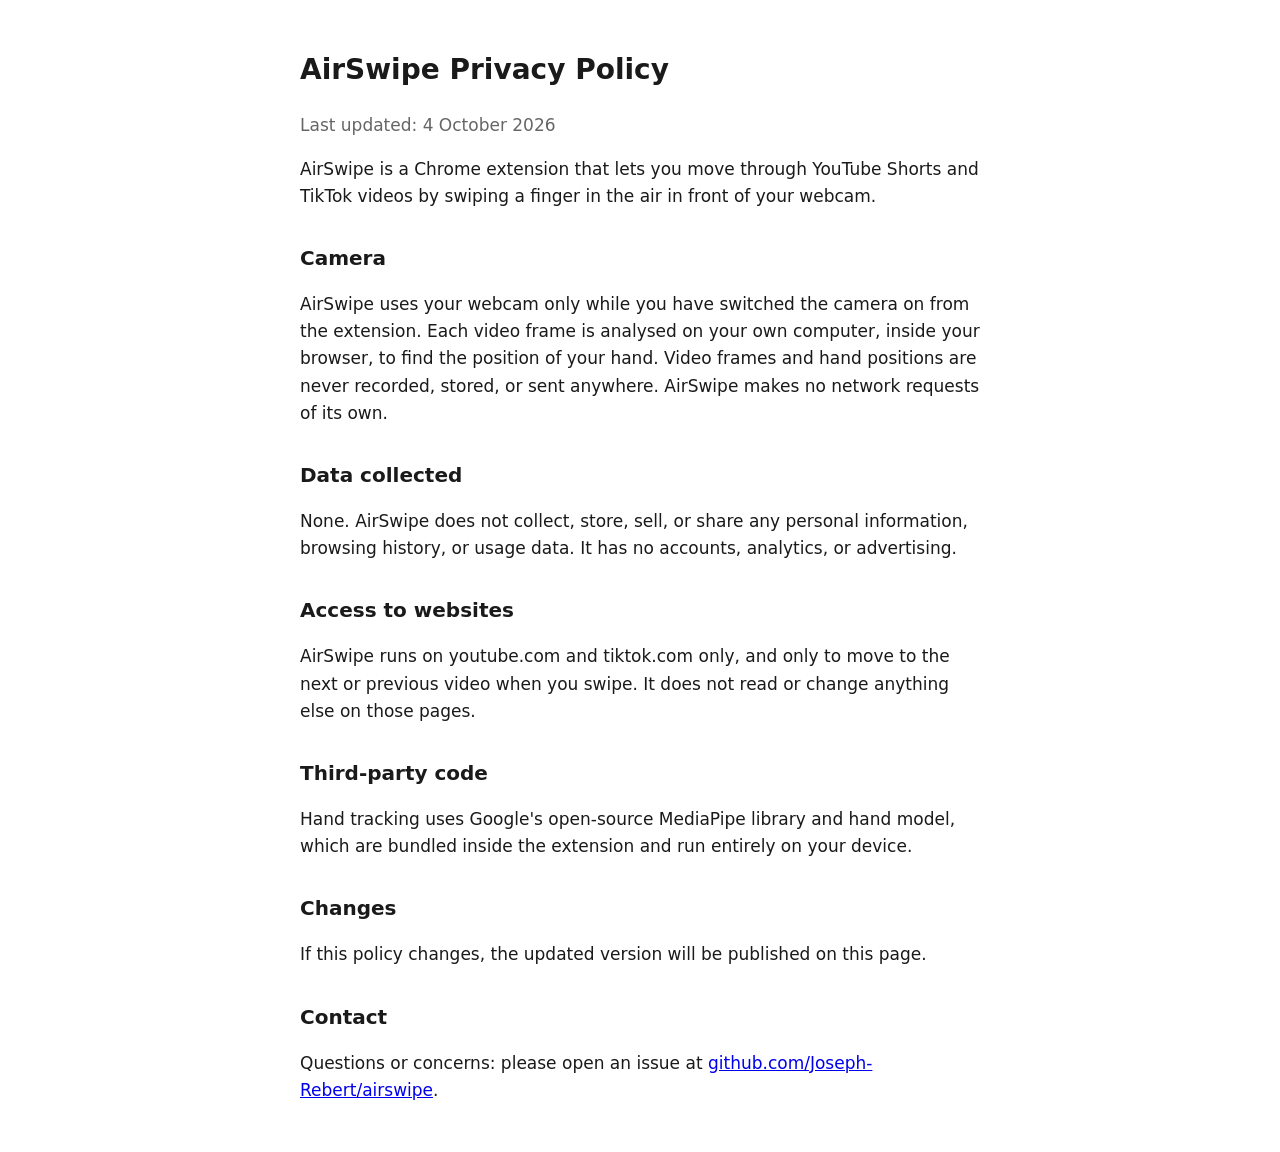
<file: docs/index.html>
<!doctype html>
<html lang="en">
<meta charset="utf-8">
<meta name="viewport" content="width=device-width, initial-scale=1">
<title>AirSwipe – Privacy Policy</title>
<style>
  body { max-width: 680px; margin: 48px auto; padding: 0 16px; font: 17px/1.6 system-ui, sans-serif; color: #1a1a1a; }
  h1 { font-size: 28px; } h2 { font-size: 20px; margin-top: 32px; }
  .updated { color: #666; }
</style>
<h1>AirSwipe Privacy Policy</h1>
<p class="updated">Last updated: 4 October 2026</p>

<p>AirSwipe is a Chrome extension that lets you move through YouTube Shorts and TikTok videos by swiping a finger in the air in front of your webcam.</p>

<h2>Camera</h2>
<p>AirSwipe uses your webcam only while you have switched the camera on from the extension. Each video frame is analysed on your own computer, inside your browser, to find the position of your hand. Video frames and hand positions are never recorded, stored, or sent anywhere. AirSwipe makes no network requests of its own.</p>

<h2>Data collected</h2>
<p>None. AirSwipe does not collect, store, sell, or share any personal information, browsing history, or usage data. It has no accounts, analytics, or advertising.</p>

<h2>Access to websites</h2>
<p>AirSwipe runs on youtube.com and tiktok.com only, and only to move to the next or previous video when you swipe. It does not read or change anything else on those pages.</p>

<h2>Third-party code</h2>
<p>Hand tracking uses Google's open-source MediaPipe library and hand model, which are bundled inside the extension and run entirely on your device.</p>

<h2>Changes</h2>
<p>If this policy changes, the updated version will be published on this page.</p>

<h2>Contact</h2>
<p>Questions or concerns: please open an issue at <a href="https://github.com/Joseph-Rebert/airswipe/issues">github.com/Joseph-Rebert/airswipe</a>.</p>
</html>
</file>
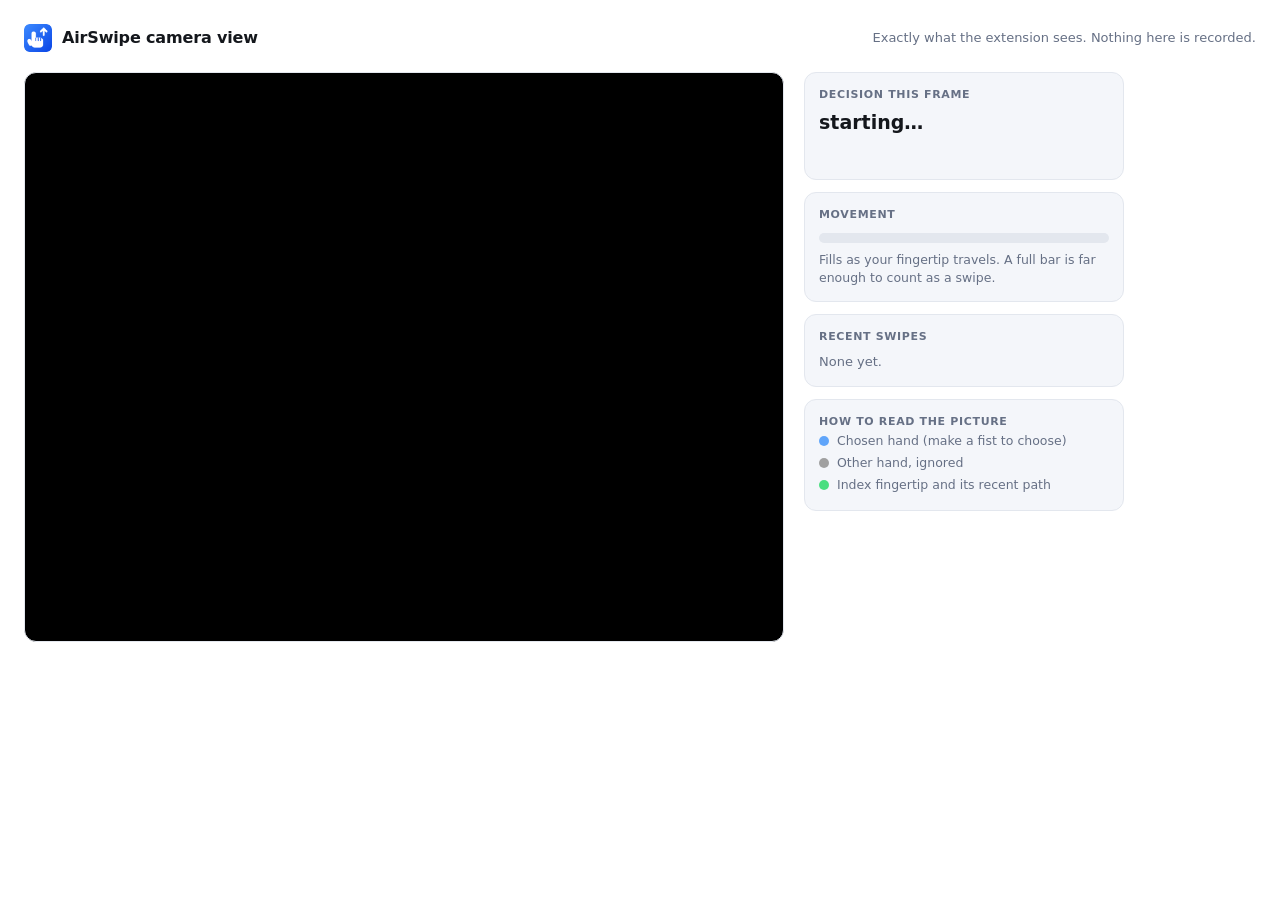
<file: debug.html>
<!doctype html>
<meta charset="utf-8">
<title>AirSwipe – camera view</title>
<link rel="stylesheet" href="ui.css">
<style>
  body { padding: 24px; font-size: 15px; }
  header { margin-bottom: 20px; }
  header .muted { margin-left: auto; font-size: 13px; }
  main { display: flex; gap: 20px; flex-wrap: wrap; align-items: flex-start; }
  /* Mirrored, so moving your hand right moves it right on screen. */
  #stage { position: relative; flex: 1 1 520px; max-width: 760px; aspect-ratio: 4 / 3; background: #000; transform: scaleX(-1); border-radius: 12px; overflow: hidden; border: 1px solid var(--border); }
  #stage img, #stage canvas { position: absolute; inset: 0; width: 100%; height: 100%; }
  #stage img:not([src]) { visibility: hidden; }
  #panel { flex: 0 1 320px; display: grid; gap: 12px; }
  #verdict { font-size: 19px; font-weight: 600; min-height: 56px; margin-top: 6px; }
  #verdict.swipe { color: var(--good); }
  #verdict.ignored { color: var(--warn); }
  #meter { height: 10px; background: var(--border); border-radius: 5px; overflow: hidden; margin: 10px 0 8px; }
  #fill { height: 100%; width: 0; background: var(--brand); border-radius: 5px; }
  #fill.enough { background: var(--good); }
  #log { margin: 6px 0 0; padding: 0; list-style: none; font-variant-numeric: tabular-nums; font-size: 14px; }
  #log li { padding: 3px 0; }
  #log:empty::after { content: 'None yet.'; color: var(--muted); font-size: 13px; }
  .key { margin: 0; padding: 0; list-style: none; }
  .key li { display: flex; align-items: center; gap: 8px; padding: 2px 0; }
  .swatch { width: 10px; height: 10px; border-radius: 50%; flex: none; }
</style>
<header class="brand">
  <img src="icons/icon48.png" alt="">
  <h1>AirSwipe camera view</h1>
  <span class="muted">Exactly what the extension sees. Nothing here is recorded.</span>
</header>
<main>
  <div id="stage">
    <img id="frame" alt="">
    <canvas id="overlay" width="640" height="480"></canvas>
  </div>
  <div id="panel">
    <div class="card">
      <div class="label">Decision this frame</div>
      <div id="verdict">starting…</div>
    </div>
    <div class="card">
      <div class="label">Movement <span id="direction"></span></div>
      <div id="meter"><div id="fill"></div></div>
      <div class="muted">Fills as your fingertip travels. A full bar is far enough to count as a swipe.</div>
    </div>
    <div class="card">
      <div class="label">Recent swipes</div>
      <ul id="log"></ul>
    </div>
    <div class="card">
      <div class="label">How to read the picture</div>
      <ul class="key muted">
        <li><span class="swatch" style="background:#60a5fa"></span>Chosen hand (make a fist to choose)</li>
        <li><span class="swatch" style="background:#a0a0a0"></span>Other hand, ignored</li>
        <li><span class="swatch" style="background:#4ade80"></span>Index fingertip and its recent path</li>
      </ul>
    </div>
  </div>
</main>
<script src="debug.js"></script>
</file>
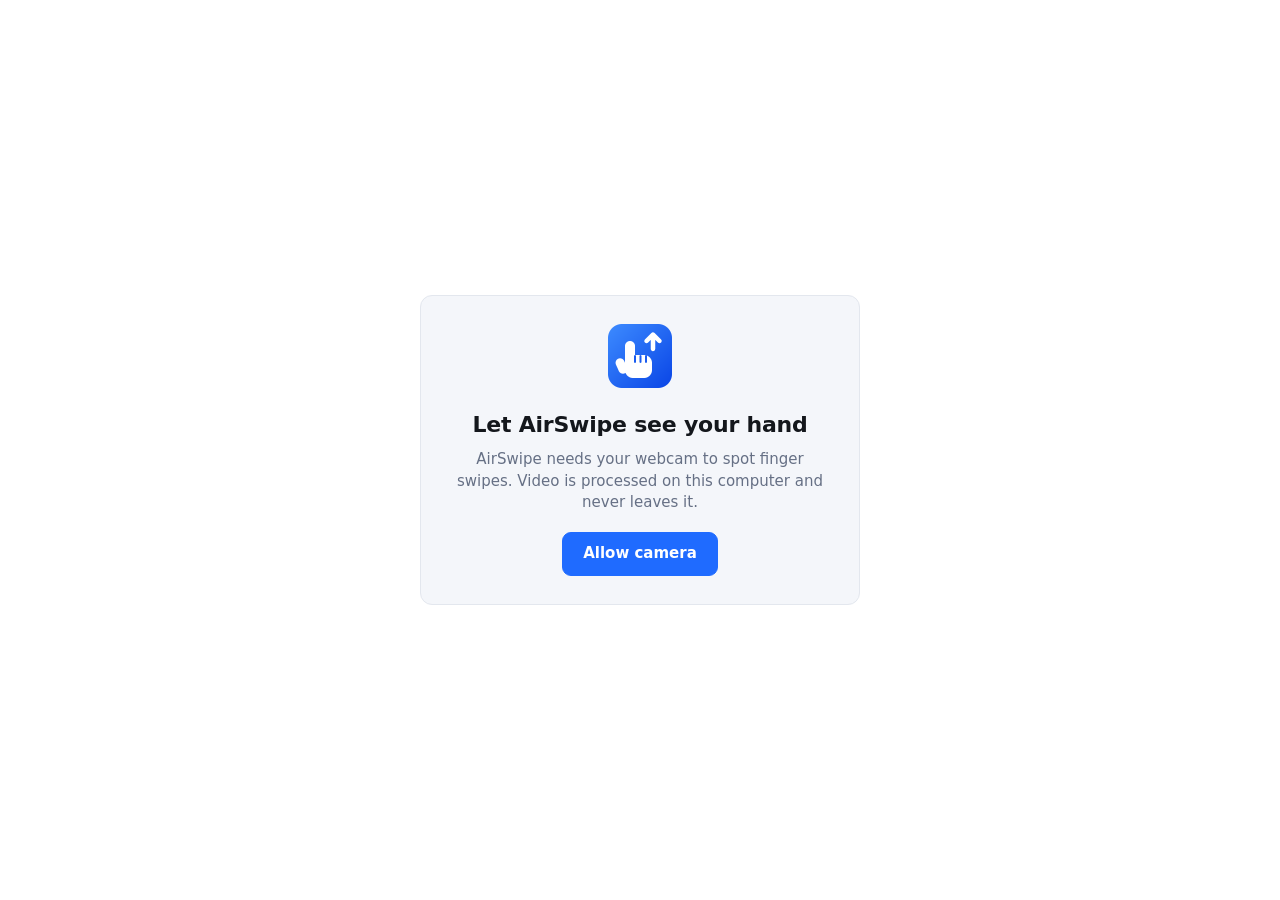
<file: permission.html>
<!doctype html>
<meta charset="utf-8">
<title>AirSwipe – camera access</title>
<link rel="stylesheet" href="ui.css">
<style>
  body { display: grid; place-items: center; min-height: 100vh; padding: 24px; font-size: 15px; }
  .card { width: 100%; max-width: 440px; padding: 28px; text-align: center; }
  .card > img { width: 64px; height: 64px; }
  h1 { font-size: 22px; margin: 14px 0 8px; }
  p { margin: 0 0 18px; color: var(--muted); }
  button { padding: 10px 20px; font-size: 15px; }
  #status { margin: 18px 0 0; text-align: left; white-space: pre-wrap; color: var(--text); }
  #status:empty { display: none; }
</style>
<div class="card">
  <img src="icons/icon128.png" alt="">
  <h1>Let AirSwipe see your hand</h1>
  <p>AirSwipe needs your webcam to spot finger swipes. Video is processed on this computer and never leaves it.</p>
  <button id="allow" class="primary">Allow camera</button>
  <p id="status"></p>
</div>
<script src="permission.js"></script>
</file>
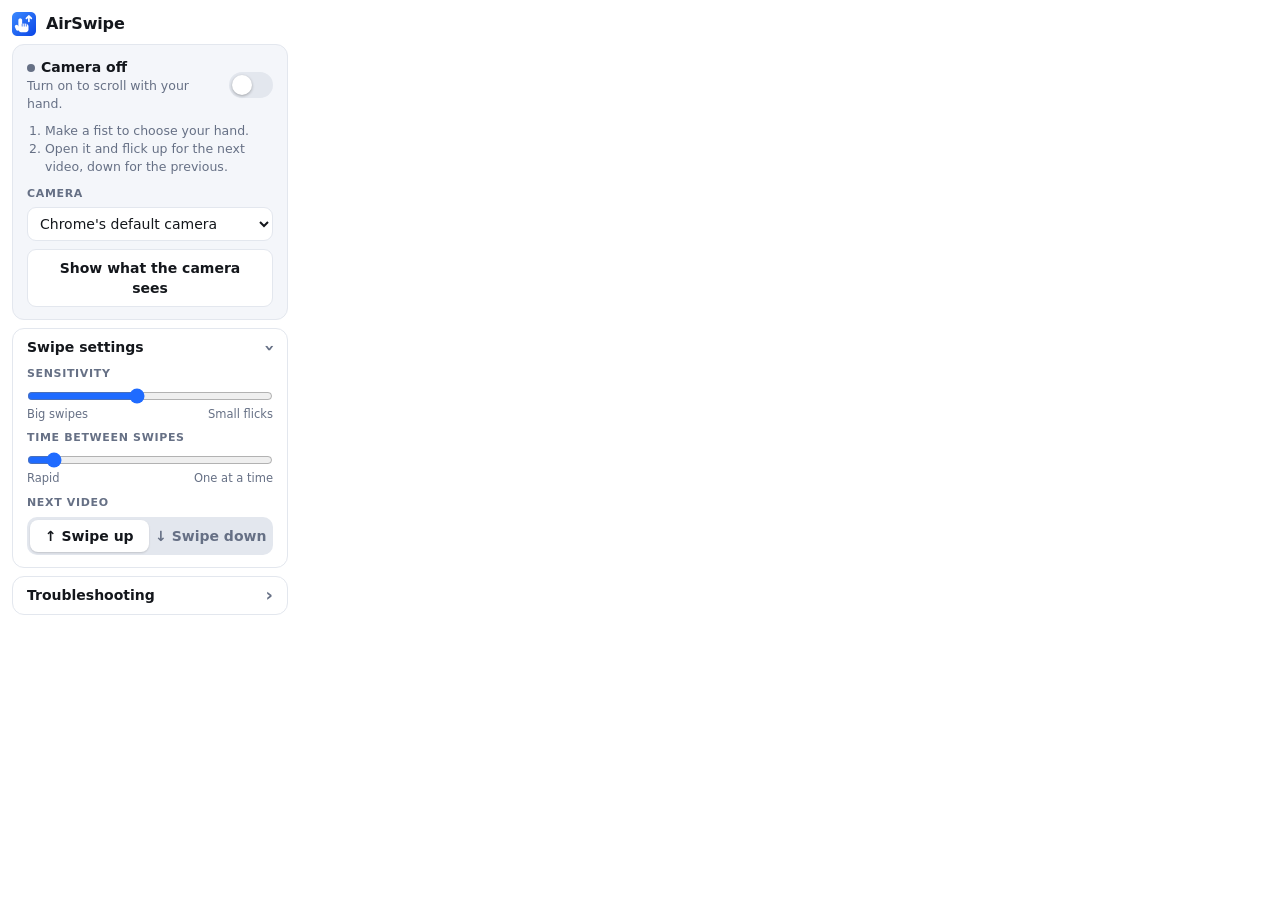
<file: popup.html>
<!doctype html>
<meta charset="utf-8">
<link rel="stylesheet" href="ui.css">
<style>
  body { width: 300px; padding: 12px; }
  .brand { margin-bottom: 8px; }
  .brand img { width: 24px; height: 24px; }
  .card { padding: 12px 14px; }
  .camera { display: flex; align-items: center; justify-content: space-between; gap: 12px; }
  #state { font-weight: 600; }
  .dot { display: inline-block; width: 8px; height: 8px; border-radius: 50%; background: var(--muted); margin-right: 6px; }
  .on .dot { background: var(--good); }
  ol { margin: 8px 0 0; padding-left: 18px; }
  #view { width: 100%; margin-top: 8px; }
  .card > .label { display: block; margin-top: 10px; }
  select { width: 100%; margin-top: 5px; padding: 7px 8px; font: inherit; color: var(--text); background: var(--bg); border: 1px solid var(--border); border-radius: 9px; }
  #stale { margin-bottom: 10px; border-color: var(--brand); }
  #stale button { width: 100%; margin-top: 10px; }
  #status, #error { margin: 8px 0 0; }
  #error { color: var(--bad); }
  #status:empty, #error:empty { display: none; }

  details { margin-top: 8px; border: 1px solid var(--border); border-radius: 12px; }
  summary { padding: 8px 14px; font-weight: 600; cursor: pointer; list-style: none; display: flex; justify-content: space-between; align-items: center; }
  summary::-webkit-details-marker { display: none; }
  summary::after { content: '›'; color: var(--muted); font-size: 18px; line-height: 1; transition: transform 0.15s; }
  details[open] summary::after { transform: rotate(90deg); }
  .body { padding: 0 14px 12px; }

  .settings input[type="range"] { display: block; width: 100%; margin: 6px 0 2px; accent-color: var(--brand); }
  .settings .label { display: flex; justify-content: space-between; }
  .settings .label span { text-transform: none; letter-spacing: 0; font-variant-numeric: tabular-nums; }
  .ends { display: flex; justify-content: space-between; font-size: 11.5px; }
  .ends + .label, .segmented + .label { margin-top: 8px; }
  .segmented { display: flex; margin-top: 6px; padding: 3px; gap: 3px; border-radius: 10px; background: var(--border); }
  .segmented label { flex: 1; position: relative; }
  .segmented input { position: absolute; inset: 0; width: 100%; height: 100%; margin: 0; opacity: 0; cursor: pointer; }
  .segmented span { display: block; padding: 6px 0; border-radius: 8px; text-align: center; font-weight: 550; color: var(--muted); }
  .segmented input:checked + span { background: var(--bg); color: var(--text); box-shadow: 0 1px 2px rgba(0, 0, 0, 0.15); }
  .segmented input:focus-visible + span { outline: 2px solid var(--brand); outline-offset: 1px; }
  .row { display: flex; gap: 8px; margin-top: 6px; }
  .row button { flex: 1; }
</style>
<div class="brand">
  <img src="icons/icon48.png" alt="">
  <h1>AirSwipe</h1>
</div>

<div class="card" id="stale" hidden>
  <div><strong>Update ready</strong></div>
  <div class="muted">Newer files are on disk than the ones Chrome is running, so recent changes are not active yet.</div>
  <button id="reload" class="primary">Reload AirSwipe</button>
</div>

<div class="card">
  <div class="camera" id="camera">
    <div>
      <div id="state"><span class="dot"></span><span id="state-text">Camera off</span></div>
      <div class="muted" id="hint">Turn on to scroll with your hand.</div>
    </div>
    <label class="switch">
      <input type="checkbox" id="toggle" aria-label="Camera">
      <span class="track"></span>
    </label>
  </div>
  <ol class="muted">
    <li>Make a fist to choose your hand.</li>
    <li id="how">Open it and flick up for the next video, down for the previous.</li>
  </ol>
  <label class="label" for="camera-select">Camera</label>
  <select id="camera-select"><option value="">Chrome's default camera</option></select>
  <button id="view">Show what the camera sees</button>
  <p id="error" class="muted"></p>
</div>

<details open>
  <summary>Swipe settings</summary>
  <div class="body settings">
    <label class="label" for="sensitivity">Sensitivity</label>
    <input type="range" id="sensitivity" min="1" max="10" step="1" value="5">
    <div class="ends muted"><span>Big swipes</span><span>Small flicks</span></div>

    <label class="label" for="cooldown">Time between swipes <span id="cooldown-value"></span></label>
    <input type="range" id="cooldown" min="200" max="2000" step="50" value="350">
    <div class="ends muted"><span>Rapid</span><span>One at a time</span></div>

    <div class="label">Next video</div>
    <div class="segmented">
      <label><input type="radio" name="next-on" value="up" checked><span>↑ Swipe up</span></label>
      <label><input type="radio" name="next-on" value="down"><span>↓ Swipe down</span></label>
    </div>
  </div>
</details>

<details>
  <summary>Troubleshooting</summary>
  <div class="body">
    <div class="muted">Change the video without the camera, to check AirSwipe can control this tab.</div>
    <div class="row">
      <button id="test-previous">Previous</button>
      <button id="test-next">Next</button>
    </div>
    <p id="status" class="muted"></p>
  </div>
</details>
<script src="popup.js"></script>
</file>
<file: ui.css>
/* Shared look for the popup, camera view and permission page. */
:root {
  --bg: #ffffff;
  --surface: #f4f6fa;
  --border: #e3e7ee;
  --text: #14171c;
  --muted: #667085;
  --brand: #1f6bff;
  --brand-hover: #1557d6;
  --good: #16a34a;
  --warn: #b45309;
  --bad: #c62828;
  color-scheme: light dark;
}
@media (prefers-color-scheme: dark) {
  :root {
    --bg: #111317;
    --surface: #1b1e24;
    --border: #2b2f38;
    --text: #eceef2;
    --muted: #98a1b0;
    --brand: #4d8dff;
    --brand-hover: #6ba0ff;
    --good: #4ade80;
    --warn: #fbbf24;
    --bad: #f87171;
  }
}
* { box-sizing: border-box; }
body { margin: 0; background: var(--bg); color: var(--text); font: 14px/1.45 system-ui, -apple-system, sans-serif; }
h1 { margin: 0; font-size: 16px; font-weight: 650; letter-spacing: -0.01em; }
.brand { display: flex; align-items: center; gap: 10px; }
.brand img { width: 28px; height: 28px; }
.muted { color: var(--muted); font-size: 12.5px; }
.label { color: var(--muted); font-size: 11px; font-weight: 600; text-transform: uppercase; letter-spacing: 0.06em; }
.card { background: var(--surface); border: 1px solid var(--border); border-radius: 12px; padding: 14px; }

button { font: inherit; font-weight: 550; border-radius: 9px; padding: 8px 12px; cursor: pointer; border: 1px solid var(--border); background: var(--bg); color: var(--text); transition: background 0.12s, border-color 0.12s; }
button:hover { border-color: var(--muted); }
button.primary { background: var(--brand); border-color: var(--brand); color: #fff; }
button.primary:hover { background: var(--brand-hover); border-color: var(--brand-hover); }
button:focus-visible, input:focus-visible + .track { outline: 2px solid var(--brand); outline-offset: 2px; }

/* On/off switch built on a checkbox. */
.switch { position: relative; display: inline-block; width: 44px; height: 26px; flex: none; }
.switch input { position: absolute; inset: 0; opacity: 0; margin: 0; cursor: pointer; }
.switch .track { position: absolute; inset: 0; border-radius: 13px; background: var(--border); transition: background 0.15s; pointer-events: none; }
.switch .track::after { content: ''; position: absolute; top: 3px; left: 3px; width: 20px; height: 20px; border-radius: 50%; background: #fff; box-shadow: 0 1px 3px rgba(0, 0, 0, 0.3); transition: transform 0.15s; }
.switch input:checked + .track { background: var(--brand); }
.switch input:checked + .track::after { transform: translateX(18px); }
</file>
